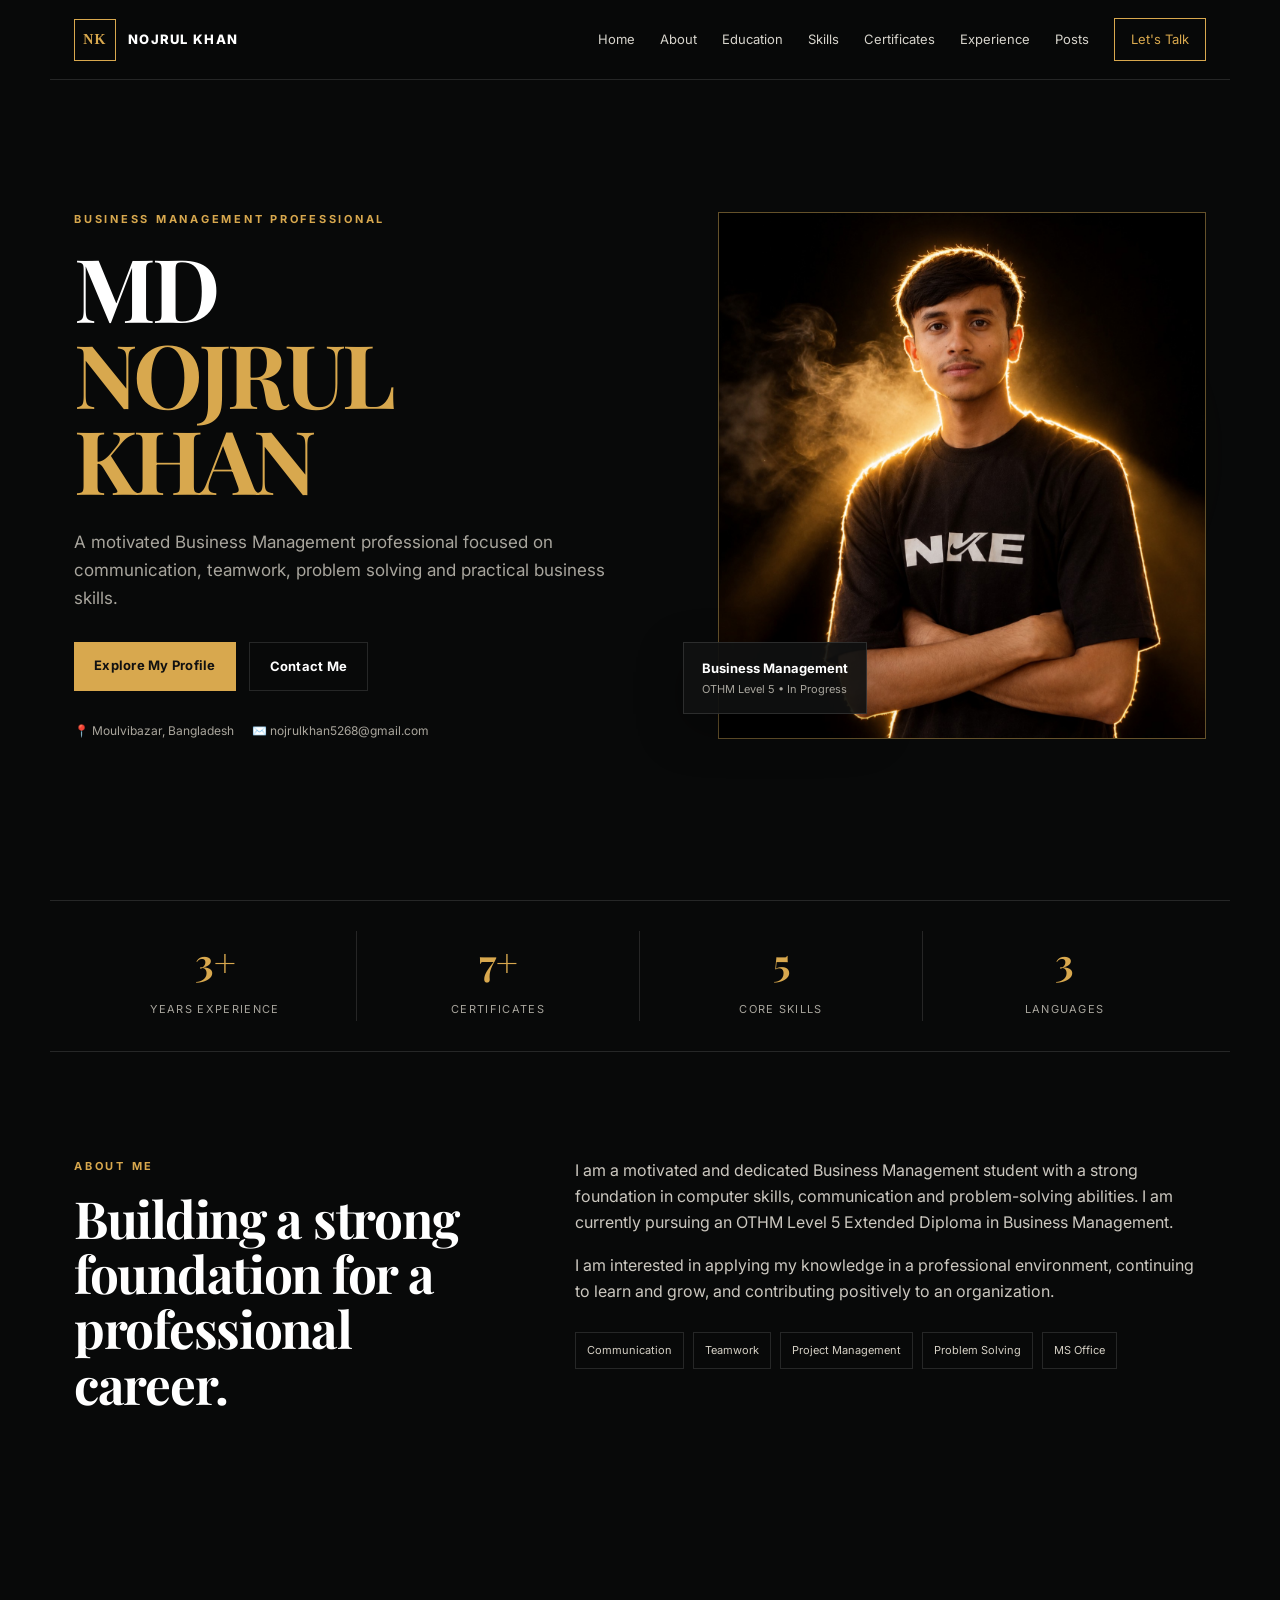
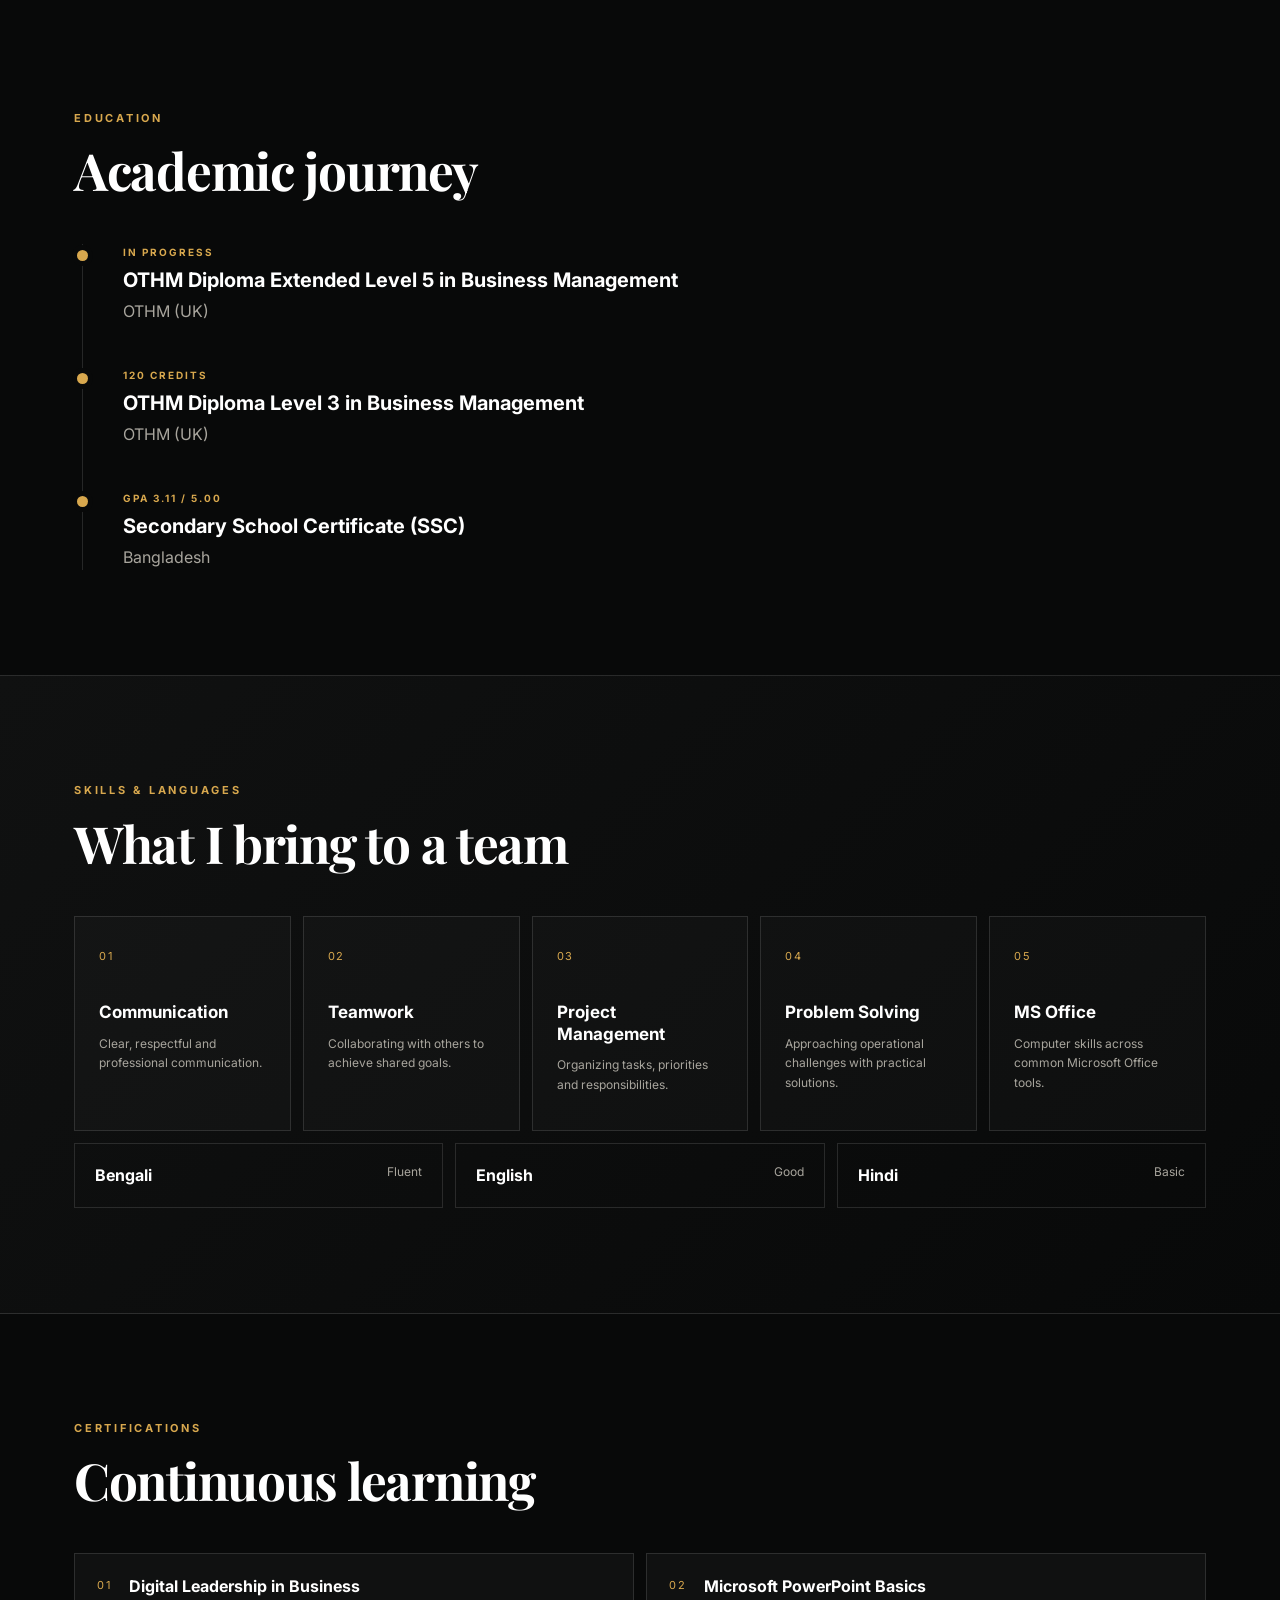
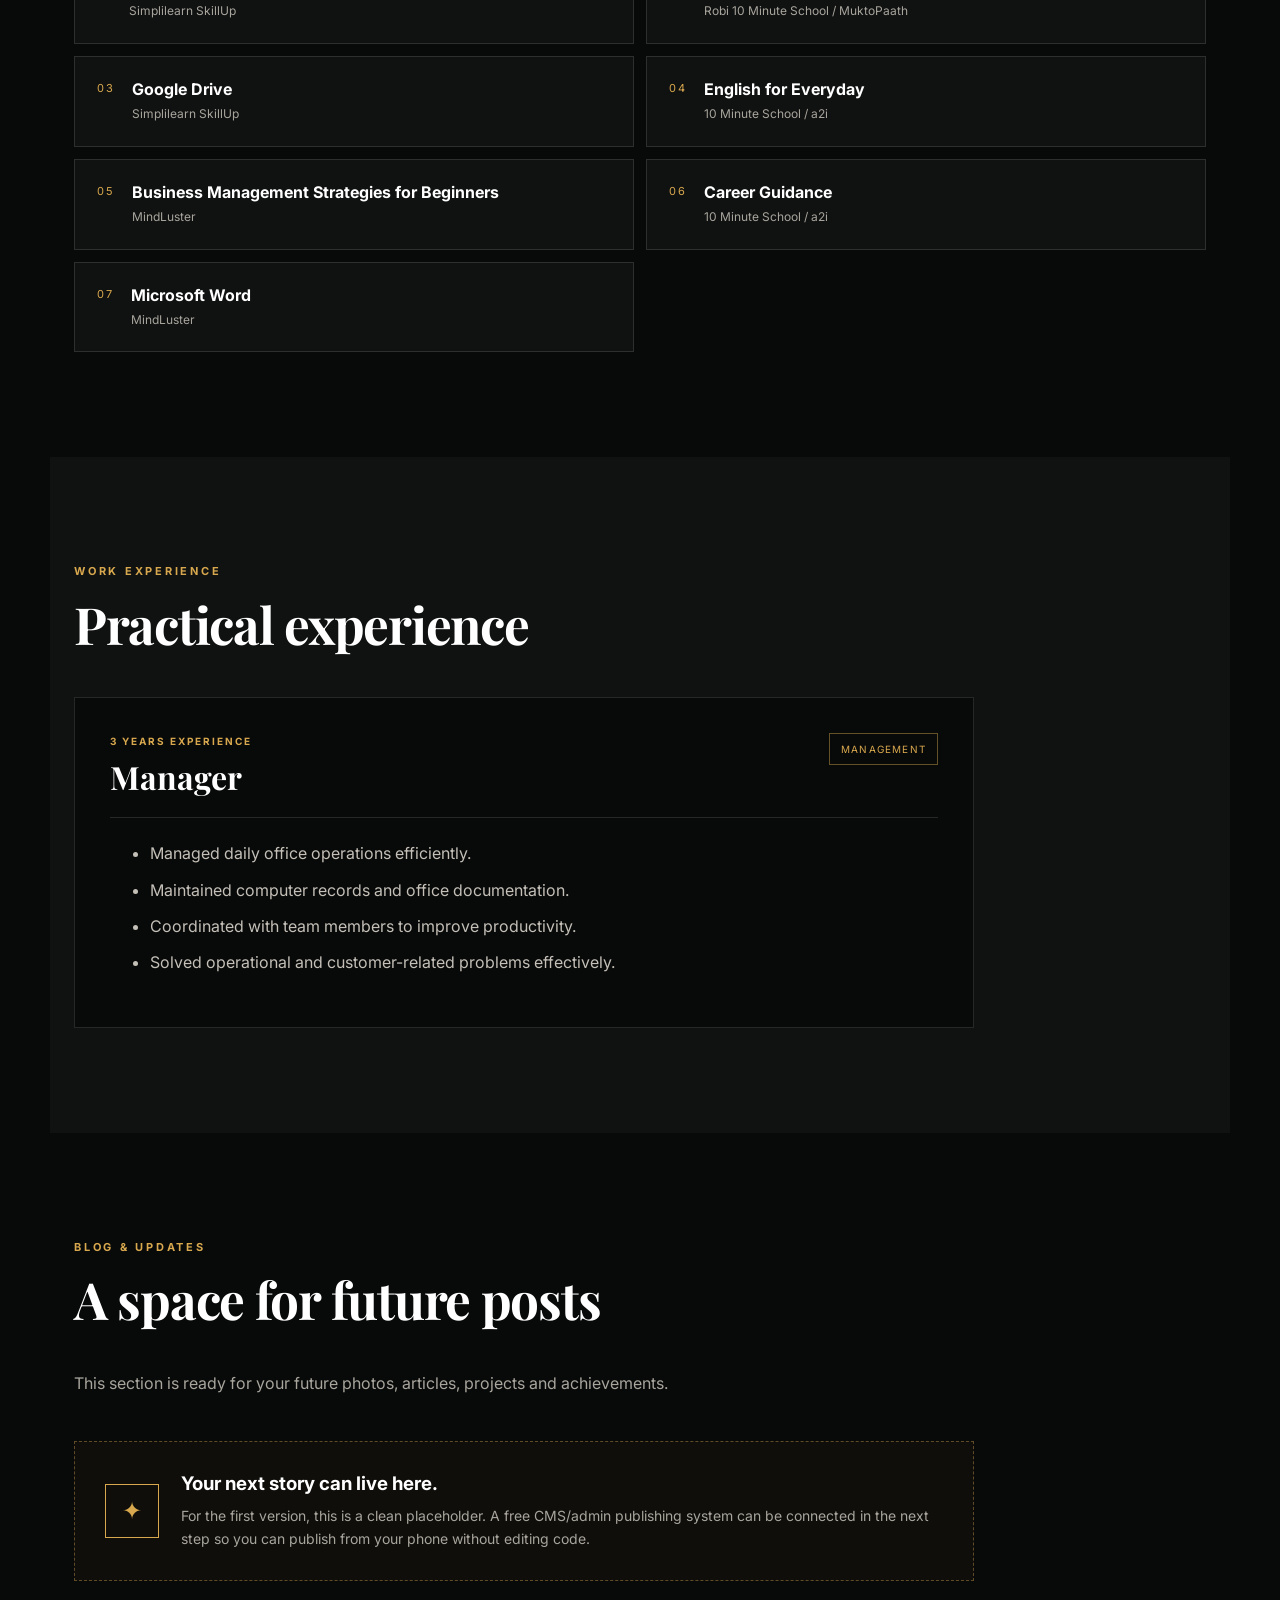
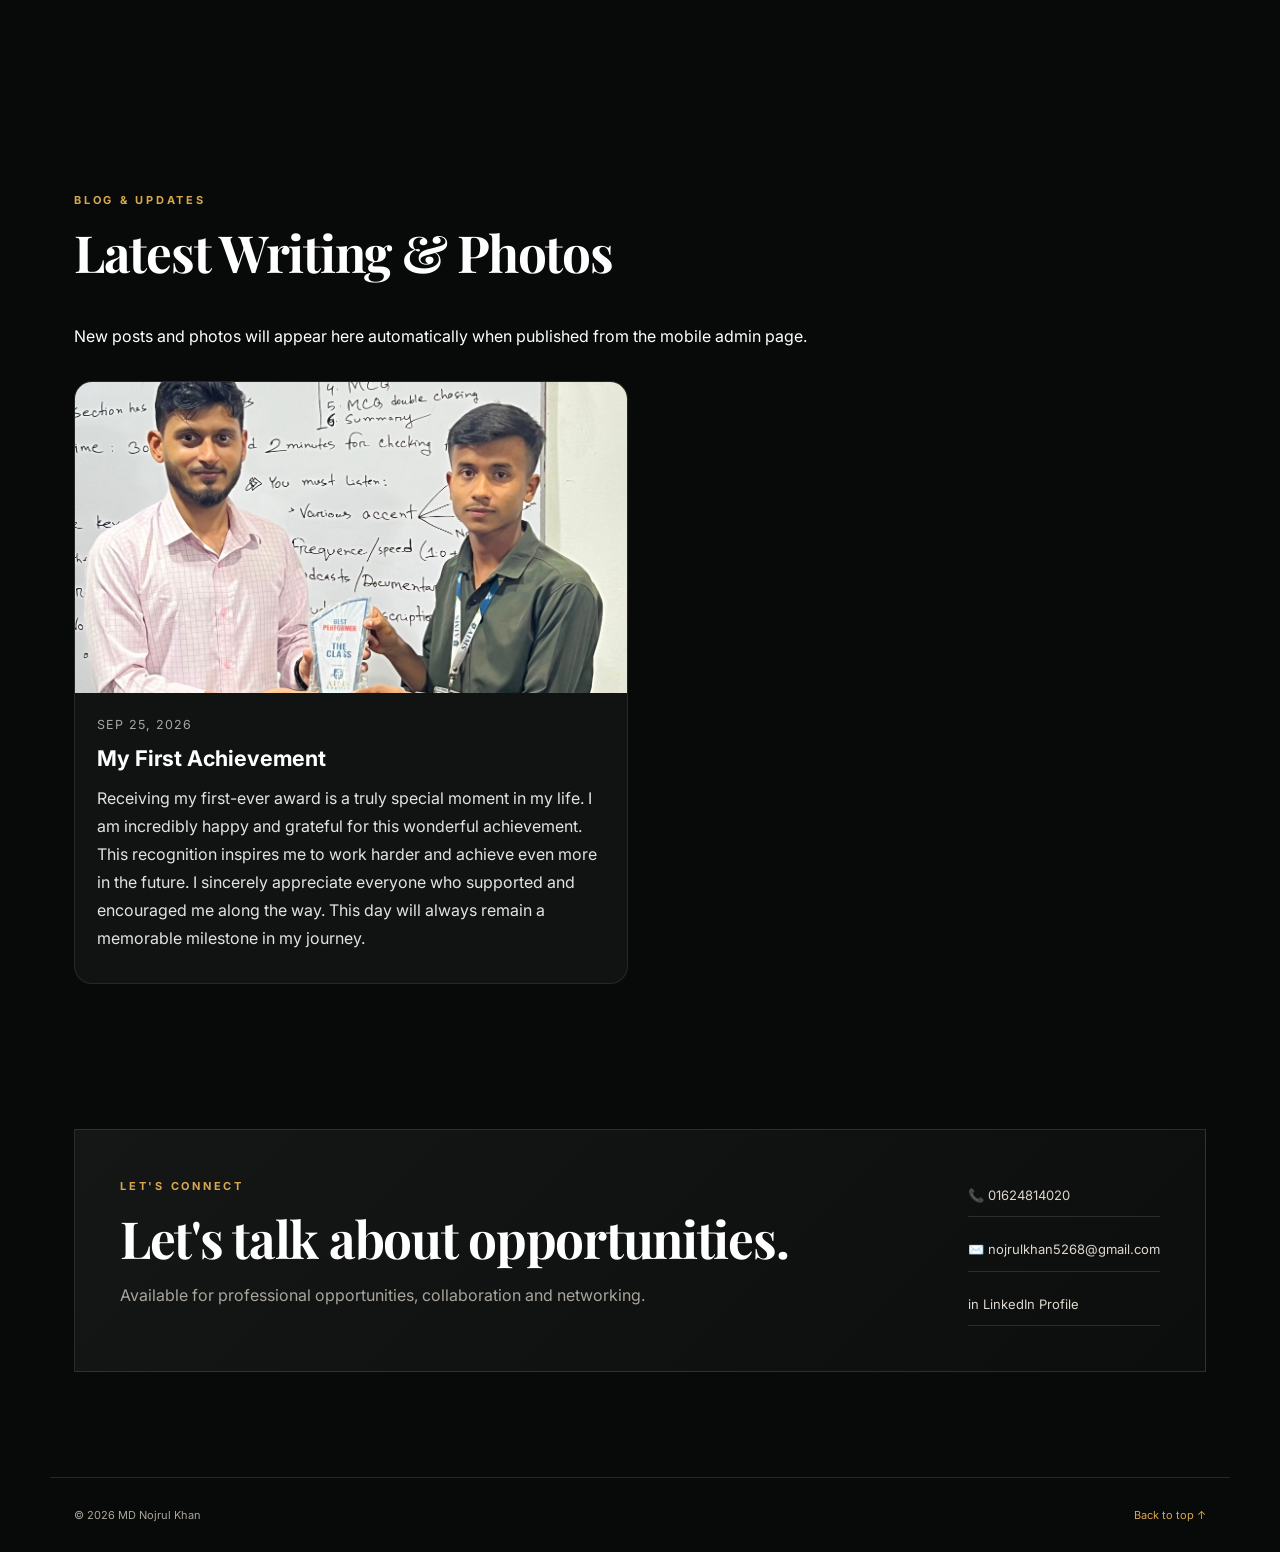
<file: index.html>
<!doctype html>
<html lang="en">
<head>
  <meta charset="utf-8">
  <meta name="viewport" content="width=device-width, initial-scale=1">
  <meta name="description" content="MD Nojrul Khan — Business Management Professional">
  <title>MD Nojrul Khan | Business Management Professional</title>
  <link rel="preconnect" href="https://fonts.googleapis.com">
  <link rel="preconnect" href="https://fonts.gstatic.com" crossorigin>
  <link href="https://fonts.googleapis.com/css2?family=Inter:wght@400;500;600;700;800&family=Playfair+Display:wght@600;700&display=swap" rel="stylesheet">
  <link rel="stylesheet" href="style.css">

<style>
.posts-grid{display:grid;grid-template-columns:repeat(2,minmax(0,1fr));gap:24px;margin-top:32px}
.post-card{background:#111313;border:1px solid rgba(255,255,255,.09);border-radius:18px;overflow:hidden}
.post-card>img{width:100%;aspect-ratio:16/9;object-fit:cover;display:block}
.post-card-body{padding:22px}
.post-date{font-size:.78rem;letter-spacing:.08em;text-transform:uppercase;opacity:.62;margin-bottom:10px}
.post-card h3{margin:0 0 12px;font-size:1.35rem}
.post-content p{margin:.55rem 0;line-height:1.75;opacity:.88}
.posts-empty{margin-top:24px;opacity:.65}
@media(max-width:700px){.posts-grid{grid-template-columns:1fr}}
</style>

</head>
<body>
  <header class="site-header">
    <a class="brand" href="#home" aria-label="MD Nojrul Khan home">
      <span class="brand-mark">NK</span>
      <span class="brand-name">NOJRUL KHAN</span>
    </a>
    <button class="menu-toggle" aria-label="Open menu" aria-expanded="false">☰</button>
    <nav class="nav">
      <a href="#home">Home</a>
      <a href="#about">About</a>
      <a href="#education">Education</a>
      <a href="#skills">Skills</a>
      <a href="#certifications">Certificates</a>
      <a href="#experience">Experience</a>
      <a href="#posts">Posts</a>
      <a class="nav-cta" href="#contact">Let's Talk</a>
    </nav>
  </header>

  <main>
    <section id="home" class="hero section">
      <div class="hero-copy reveal">
        <p class="eyebrow">BUSINESS MANAGEMENT PROFESSIONAL</p>
        <h1>MD <span>NOJRUL KHAN</span></h1>
        <p class="hero-lead">
          A motivated Business Management professional focused on communication,
          teamwork, problem solving and practical business skills.
        </p>
        <div class="hero-actions">
          <a class="btn btn-primary" href="#about">Explore My Profile</a>
          <a class="btn btn-outline" href="mailto:nojrulkhan5268@gmail.com">Contact Me</a>
        </div>
        <div class="quick-info">
          <span>📍 Moulvibazar, Bangladesh</span>
          <span>✉️ nojrulkhan5268@gmail.com</span>
        </div>
      </div>
      <div class="hero-photo-wrap reveal">
        <div class="glow"></div>
        <img class="hero-photo" src="assets/resume-reference.png" alt="Portrait of MD Nojrul Khan">
        <div class="photo-card">
          <strong>Business Management</strong>
          <span>OTHM Level 5 • In Progress</span>
        </div>
      </div>
    </section>

    <section class="stats section reveal" aria-label="Profile highlights">
      <div><strong>3+</strong><span>Years Experience</span></div>
      <div><strong>7+</strong><span>Certificates</span></div>
      <div><strong>5</strong><span>Core Skills</span></div>
      <div><strong>3</strong><span>Languages</span></div>
    </section>

    <section id="about" class="section split">
      <div class="section-heading reveal">
        <p class="eyebrow">ABOUT ME</p>
        <h2>Building a strong foundation for a professional career.</h2>
      </div>
      <div class="about-copy reveal">
        <p>
          I am a motivated and dedicated Business Management student with a strong
          foundation in computer skills, communication and problem-solving abilities.
          I am currently pursuing an OTHM Level 5 Extended Diploma in Business
          Management.
        </p>
        <p>
          I am interested in applying my knowledge in a professional environment,
          continuing to learn and grow, and contributing positively to an organization.
        </p>
        <div class="about-pills">
          <span>Communication</span><span>Teamwork</span><span>Project Management</span>
          <span>Problem Solving</span><span>MS Office</span>
        </div>
      </div>
    </section>

    <section id="education" class="section">
      <div class="section-heading reveal">
        <p class="eyebrow">EDUCATION</p>
        <h2>Academic journey</h2>
      </div>
      <div class="timeline">
        <article class="timeline-item reveal">
          <span class="timeline-dot"></span>
          <div>
            <p class="timeline-date">IN PROGRESS</p>
            <h3>OTHM Diploma Extended Level 5 in Business Management</h3>
            <p>OTHM (UK)</p>
          </div>
        </article>
        <article class="timeline-item reveal">
          <span class="timeline-dot"></span>
          <div>
            <p class="timeline-date">120 CREDITS</p>
            <h3>OTHM Diploma Level 3 in Business Management</h3>
            <p>OTHM (UK)</p>
          </div>
        </article>
        <article class="timeline-item reveal">
          <span class="timeline-dot"></span>
          <div>
            <p class="timeline-date">GPA 3.11 / 5.00</p>
            <h3>Secondary School Certificate (SSC)</h3>
            <p>Bangladesh</p>
          </div>
        </article>
      </div>
    </section>

    <section id="skills" class="section dark-section">
      <div class="section-heading reveal">
        <p class="eyebrow">SKILLS & LANGUAGES</p>
        <h2>What I bring to a team</h2>
      </div>
      <div class="skill-grid">
        <article class="skill-card reveal"><span>01</span><h3>Communication</h3><p>Clear, respectful and professional communication.</p></article>
        <article class="skill-card reveal"><span>02</span><h3>Teamwork</h3><p>Collaborating with others to achieve shared goals.</p></article>
        <article class="skill-card reveal"><span>03</span><h3>Project Management</h3><p>Organizing tasks, priorities and responsibilities.</p></article>
        <article class="skill-card reveal"><span>04</span><h3>Problem Solving</h3><p>Approaching operational challenges with practical solutions.</p></article>
        <article class="skill-card reveal"><span>05</span><h3>MS Office</h3><p>Computer skills across common Microsoft Office tools.</p></article>
      </div>
      <div class="language-row reveal">
        <div><strong>Bengali</strong><span>Fluent</span></div>
        <div><strong>English</strong><span>Good</span></div>
        <div><strong>Hindi</strong><span>Basic</span></div>
      </div>
    </section>

    <section id="certifications" class="section">
      <div class="section-heading reveal">
        <p class="eyebrow">CERTIFICATIONS</p>
        <h2>Continuous learning</h2>
      </div>
      <div class="cert-grid">
        <article class="cert reveal"><span>01</span><div><h3>Digital Leadership in Business</h3><p>Simplilearn SkillUp</p></div></article>
        <article class="cert reveal"><span>02</span><div><h3>Microsoft PowerPoint Basics</h3><p>Robi 10 Minute School / MuktoPaath</p></div></article>
        <article class="cert reveal"><span>03</span><div><h3>Google Drive</h3><p>Simplilearn SkillUp</p></div></article>
        <article class="cert reveal"><span>04</span><div><h3>English for Everyday</h3><p>10 Minute School / a2i</p></div></article>
        <article class="cert reveal"><span>05</span><div><h3>Business Management Strategies for Beginners</h3><p>MindLuster</p></div></article>
        <article class="cert reveal"><span>06</span><div><h3>Career Guidance</h3><p>10 Minute School / a2i</p></div></article>
        <article class="cert reveal"><span>07</span><div><h3>Microsoft Word</h3><p>MindLuster</p></div></article>
      </div>
    </section>

    <section id="experience" class="section experience-section">
      <div class="section-heading reveal">
        <p class="eyebrow">WORK EXPERIENCE</p>
        <h2>Practical experience</h2>
      </div>
      <article class="experience-card reveal">
        <div class="experience-top">
          <div>
            <p class="timeline-date">3 YEARS EXPERIENCE</p>
            <h3>Manager</h3>
          </div>
          <span class="experience-badge">Management</span>
        </div>
        <ul>
          <li>Managed daily office operations efficiently.</li>
          <li>Maintained computer records and office documentation.</li>
          <li>Coordinated with team members to improve productivity.</li>
          <li>Solved operational and customer-related problems effectively.</li>
        </ul>
      </article>
    </section>

    <section id="posts" class="section posts-section">
      <div class="section-heading reveal">
        <p class="eyebrow">BLOG & UPDATES</p>
        <h2>A space for future posts</h2>
        <p class="muted">This section is ready for your future photos, articles, projects and achievements.</p>
      </div>
      <div class="post-placeholder reveal">
        <div class="post-icon">✦</div>
        <div>
          <h3>Your next story can live here.</h3>
          <p>For the first version, this is a clean placeholder. A free CMS/admin publishing system can be connected in the next step so you can publish from your phone without editing code.</p>
        </div>
      </div>
    </section>

    <section id="blog" class="section">
  <div class="section-head reveal">
    <p class="eyebrow">BLOG & UPDATES</p>
    <h2>Latest Writing & Photos</h2>
    <p>New posts and photos will appear here automatically when published from the mobile admin page.</p>
  </div>

  <div id="posts-grid" class="posts-grid"></div>
  <p id="posts-empty" class="posts-empty">No posts yet. New writing and photos will appear here.</p>
</section>
<section id="contact" class="section contact-section">
      <div class="contact-card reveal">
        <div>
          <p class="eyebrow">LET'S CONNECT</p>
          <h2>Let's talk about opportunities.</h2>
          <p class="muted">Available for professional opportunities, collaboration and networking.</p>
        </div>
        <div class="contact-links">
          <a href="tel:+8801624814020">📞 01624814020</a>
          <a href="mailto:nojrulkhan5268@gmail.com">✉️ nojrulkhan5268@gmail.com</a>
          <a href="https://www.linkedin.com/in/md-nojrul-khan-32a55b423" target="_blank" rel="noopener">in LinkedIn Profile</a>
        </div>
      </div>
    </section>
  </main>

  <footer>
    <span>© <span id="year"></span> MD Nojrul Khan</span>
    <a href="#home">Back to top ↑</a>
  </footer>

  <script src="script.js"></script>
</body>
</html>
</file>
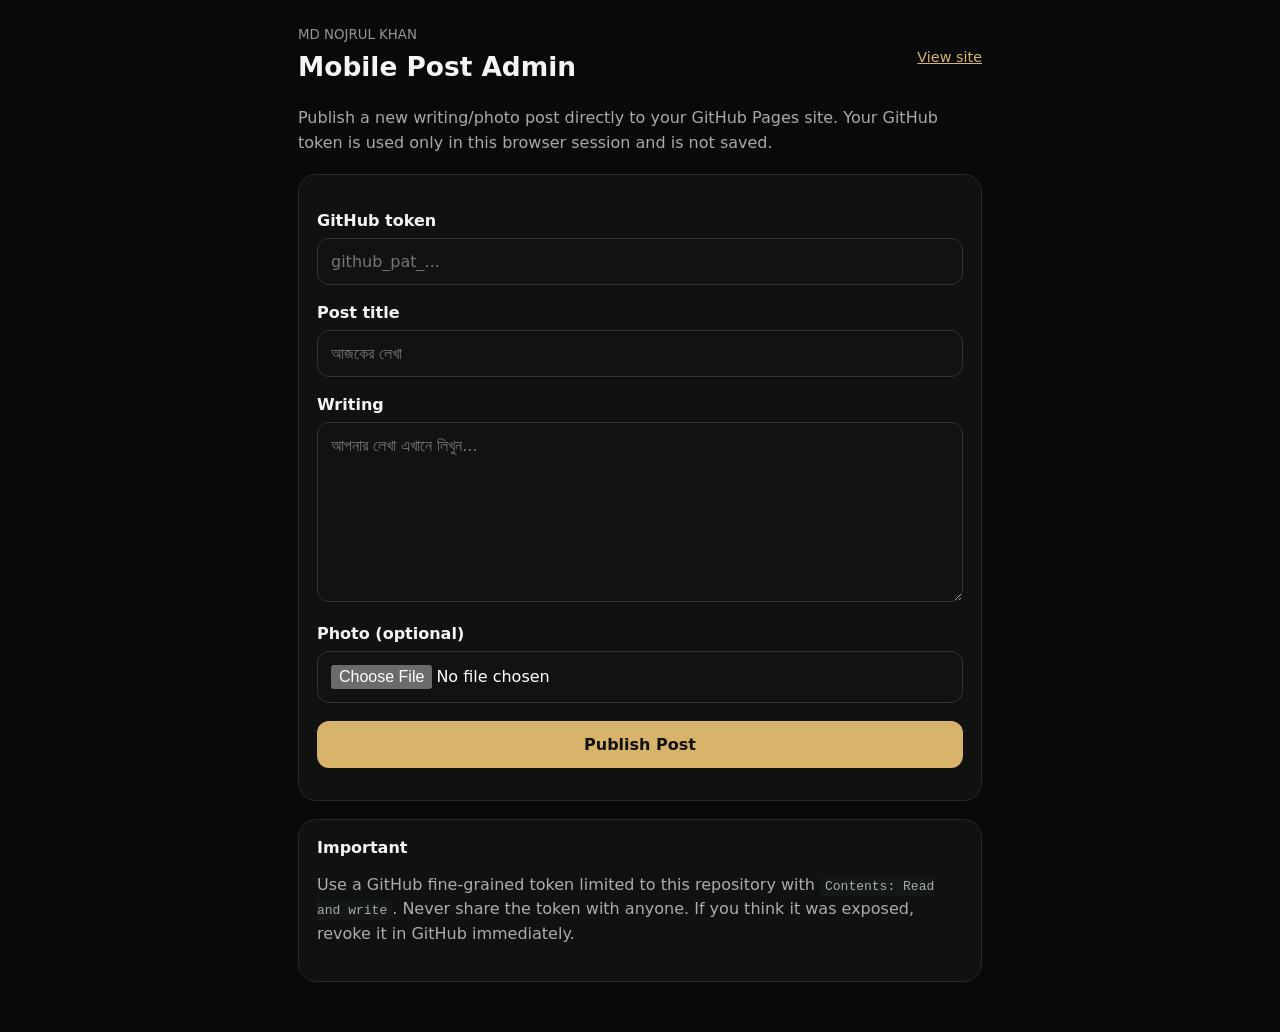
<file: admin.html>
<!doctype html>
<html lang="en">
<head>
  <meta charset="utf-8">
  <meta name="viewport" content="width=device-width, initial-scale=1">
  <title>MD Nojrul Khan — Mobile Admin</title>
  <meta name="robots" content="noindex,nofollow">
  <style>
    :root{color-scheme:dark}
    *{box-sizing:border-box}
    body{margin:0;background:#080909;color:#f5f5f5;font-family:Inter,system-ui,-apple-system,Segoe UI,sans-serif}
    .wrap{max-width:720px;margin:auto;padding:24px 18px 50px}
    a{color:#d8b36a}
    h1{font-size:1.65rem;margin:8px 0}
    .muted{opacity:.68;line-height:1.55}
    label{display:block;font-weight:700;margin:18px 0 8px}
    input,textarea{width:100%;border:1px solid #303434;background:#111313;color:#fff;border-radius:12px;padding:13px;font:inherit}
    textarea{min-height:180px;resize:vertical}
    button{border:0;border-radius:12px;padding:14px 18px;font:inherit;font-weight:800;cursor:pointer}
    #publish{background:#d8b36a;color:#111;margin-top:18px;width:100%}
    #publish:disabled{opacity:.5;cursor:not-allowed}
    .box{background:#101212;border:1px solid #252929;border-radius:18px;padding:18px;margin-top:18px}
    .status{margin-top:14px;line-height:1.55}
    .ok{color:#9ee6ad}.err{color:#ff9b9b}
    .top{display:flex;justify-content:space-between;gap:16px;align-items:center}
    .back{font-size:.9rem}
    small{opacity:.6}
    code{background:#181b1b;padding:2px 5px;border-radius:5px}
  </style>
</head>
<body>
  <main class="wrap">
    <div class="top">
      <div>
        <small>MD NOJRUL KHAN</small>
        <h1>Mobile Post Admin</h1>
      </div>
      <a class="back" href="./">View site</a>
    </div>

    <p class="muted">
      Publish a new writing/photo post directly to your GitHub Pages site.
      Your GitHub token is used only in this browser session and is not saved.
    </p>

    <div class="box">
      <label for="token">GitHub token</label>
      <input id="token" type="password" autocomplete="off" placeholder="github_pat_..." />

      <label for="title">Post title</label>
      <input id="title" maxlength="120" placeholder="আজকের লেখা" />

      <label for="content">Writing</label>
      <textarea id="content" placeholder="আপনার লেখা এখানে লিখুন..."></textarea>

      <label for="photo">Photo (optional)</label>
      <input id="photo" type="file" accept="image/*">

      <button id="publish">Publish Post</button>
      <div id="status" class="status"></div>
    </div>

    <div class="box">
      <strong>Important</strong>
      <p class="muted">
        Use a GitHub fine-grained token limited to this repository with
        <code>Contents: Read and write</code>. Never share the token with anyone.
        If you think it was exposed, revoke it in GitHub immediately.
      </p>
    </div>
  </main>

<script>
const OWNER = 'nojrulkhan5268-sketch';
const REPO = 'nojrulkhan5268-sketch.github.io';
const BRANCH = 'main';

const $ = id => document.getElementById(id);
const statusEl = $('status');

function say(message, cls='') {
  statusEl.className = 'status ' + cls;
  statusEl.textContent = message;
}

function cleanFileName(name) {
  return name.toLowerCase().replace(/[^a-z0-9._-]+/g,'-').replace(/-+/g,'-').replace(/^-|-$/g,'');
}

function toBase64(file) {
  return new Promise((resolve, reject) => {
    const r = new FileReader();
    r.onload = () => resolve(r.result.split(',')[1]);
    r.onerror = reject;
    r.readAsDataURL(file);
  });
}

async function gh(path, options={}) {
  const token = $('token').value.trim();
  if (!token) throw new Error('Enter your GitHub token first.');
  const res = await fetch(`https://api.github.com/repos/${OWNER}/${REPO}/contents/${path}`, {
    ...options,
    headers: {
      'Accept':'application/vnd.github+json',
      'Authorization':`Bearer ${token}`,
      'X-GitHub-Api-Version':'2022-11-28',
      ...(options.headers||{})
    }
  });
  const data = await res.json().catch(()=>({}));
  if (!res.ok) throw new Error(data.message || `GitHub error ${res.status}`);
  return data;
}

async function getFile(path) {
  try { return await gh(path); }
  catch (e) {
    if (/404|Not Found/i.test(e.message)) return null;
    throw e;
  }
}

async function putFile(path, contentBase64, message, sha=null) {
  const body = {message, content:contentBase64, branch:BRANCH};
  if (sha) body.sha = sha;
  return gh(path, {method:'PUT', headers:{'Content-Type':'application/json'}, body:JSON.stringify(body)});
}

$('publish').addEventListener('click', async () => {
  const btn = $('publish');
  const title = $('title').value.trim();
  const content = $('content').value.trim();
  const file = $('photo').files[0];

  if (!title) return say('Please enter a post title.', 'err');
  if (!content && !file) return say('Add some writing or choose a photo.', 'err');

  btn.disabled = true;
  say('Publishing…');

  try {
    let imageUrl = '';
    if (file) {
      const safe = cleanFileName(file.name) || 'photo.jpg';
      const stamp = new Date().toISOString().replace(/[:.]/g,'-');
      const imagePath = `assets/posts/${stamp}-${safe}`;
      await putFile(imagePath, await toBase64(file), `Add post image: ${title}`);
      imageUrl = `https://${REPO}/${imagePath}`;
    }

    const postsFile = await getFile('posts.json');
    let posts = [];
    if (postsFile) {
      const raw = atob(postsFile.content.replace(/\n/g,''));
      const bytes = Uint8Array.from(raw, c => c.charCodeAt(0));
      posts = JSON.parse(new TextDecoder().decode(bytes));
      if (!Array.isArray(posts)) posts = [];
    }

    posts.unshift({
      id: Date.now().toString(),
      title,
      content,
      image: imageUrl,
      date: new Date().toISOString()
    });

    const json = JSON.stringify(posts, null, 2) + '\n';
    const bytes = new TextEncoder().encode(json);
    let binary = '';
    bytes.forEach(b => binary += String.fromCharCode(b));
    const base64 = btoa(binary);

    await putFile('posts.json', base64, `Publish post: ${title}`, postsFile && postsFile.sha);
    say('Published successfully. It may take a little time for GitHub Pages to update.', 'ok');
    $('title').value = '';
    $('content').value = '';
    $('photo').value = '';
  } catch (e) {
    say(e.message, 'err');
  } finally {
    btn.disabled = false;
  }
});
</script>
</body>
</html>
</file>
<file: style.css>
:root{
  --bg:#080909;
  --surface:#101111;
  --surface-2:#151616;
  --text:#f5f3ed;
  --muted:#a8a59d;
  --gold:#d8a84e;
  --gold-2:#f0c56d;
  --line:rgba(255,255,255,.12);
  --max:1180px;
}
*{box-sizing:border-box}
html{scroll-behavior:smooth}
body{margin:0;background:var(--bg);color:var(--text);font-family:Inter,Arial,sans-serif;line-height:1.65}
a{color:inherit;text-decoration:none}
.site-header{position:sticky;top:0;z-index:50;display:flex;align-items:center;justify-content:space-between;max-width:var(--max);margin:auto;padding:18px 24px;background:rgba(8,9,9,.82);backdrop-filter:blur(18px);border-bottom:1px solid var(--line)}
.brand{display:flex;align-items:center;gap:12px;font-weight:800;letter-spacing:.08em}
.brand-mark{display:grid;place-items:center;width:42px;height:42px;border:1px solid var(--gold);color:var(--gold);font-family:Georgia,serif;font-size:14px}
.brand-name{font-size:13px}
.nav{display:flex;align-items:center;gap:25px;font-size:13px;color:#d7d4cc}
.nav a{transition:.2s}
.nav a:hover{color:var(--gold)}
.nav-cta{padding:10px 16px;border:1px solid var(--gold);color:var(--gold)!important}
.menu-toggle{display:none;background:none;border:0;color:var(--text);font-size:24px}
.section{max-width:var(--max);margin:auto;padding:105px 24px}
.hero{min-height:calc(100vh - 80px);display:grid;grid-template-columns:1fr .85fr;gap:70px;align-items:center;padding-top:75px}
.eyebrow{font-size:11px;letter-spacing:.25em;color:var(--gold);font-weight:700;margin:0 0 16px}
h1,h2,h3,p{margin-top:0}
h1{font-family:"Playfair Display",Georgia,serif;font-size:clamp(50px,7vw,88px);line-height:.98;letter-spacing:-.04em;margin-bottom:25px}
h1 span{display:block;color:var(--gold)}
h2{font-family:"Playfair Display",Georgia,serif;font-size:clamp(34px,4vw,56px);line-height:1.08;letter-spacing:-.025em}
h3{line-height:1.25}
.hero-lead{max-width:620px;color:var(--muted);font-size:17px}
.hero-actions{display:flex;gap:13px;flex-wrap:wrap;margin:30px 0}
.btn{display:inline-flex;padding:13px 20px;font-weight:700;font-size:13px;letter-spacing:.02em}
.btn-primary{background:var(--gold);color:#111}
.btn-outline{border:1px solid var(--line)}
.quick-info{display:flex;gap:18px;flex-wrap:wrap;color:#aaa69d;font-size:12px}
.hero-photo-wrap{position:relative;justify-self:end;max-width:490px;width:100%}
.hero-photo{position:relative;z-index:2;width:100%;aspect-ratio:1/1.08;object-fit:cover;object-position:center 15%;display:block;border:1px solid rgba(216,168,78,.45);filter:saturate(.95)}
.glow{position:absolute;inset:8% -4% -3% 4%;background:radial-gradient(circle at 50% 40%,rgba(216,168,78,.3),transparent 57%);filter:blur(20px)}
.photo-card{position:absolute;z-index:3;left:-35px;bottom:25px;background:rgba(16,17,17,.93);border:1px solid var(--line);padding:15px 18px;display:flex;flex-direction:column;box-shadow:0 15px 45px rgba(0,0,0,.35)}
.photo-card strong{font-size:13px}.photo-card span{font-size:11px;color:var(--muted)}
.stats{display:grid;grid-template-columns:repeat(4,1fr);border-top:1px solid var(--line);border-bottom:1px solid var(--line);padding-top:30px;padding-bottom:30px}
.stats div{text-align:center;border-right:1px solid var(--line)}
.stats div:last-child{border-right:0}
.stats strong{display:block;font-family:"Playfair Display",Georgia,serif;color:var(--gold);font-size:38px}
.stats span{font-size:11px;letter-spacing:.12em;text-transform:uppercase;color:var(--muted)}
.split{display:grid;grid-template-columns:.8fr 1.2fr;gap:80px}
.about-copy{color:#cbc7bf;font-size:16px;max-width:680px}
.about-pills{display:flex;flex-wrap:wrap;gap:9px;margin-top:28px}
.about-pills span{border:1px solid var(--line);padding:8px 11px;font-size:11px;color:#d5d0c5}
.section-heading{max-width:720px;margin-bottom:45px}
.muted{color:var(--muted)}
.timeline{border-left:1px solid var(--line);margin-left:8px}
.timeline-item{position:relative;padding:0 0 42px 40px}
.timeline-item:last-child{padding-bottom:0}
.timeline-dot{position:absolute;left:-6px;top:6px;width:11px;height:11px;border-radius:50%;background:var(--gold);box-shadow:0 0 0 5px var(--bg)}
.timeline-date{font-size:10px;letter-spacing:.2em;color:var(--gold);font-weight:700;margin-bottom:8px}
.timeline-item h3{font-size:20px;margin-bottom:5px}
.timeline-item p:last-child{color:var(--muted);margin:0}
.dark-section{max-width:none;background:linear-gradient(135deg,#101111,#080909);border-top:1px solid var(--line);border-bottom:1px solid var(--line);padding-left:max(24px,calc((100% - var(--max))/2 + 24px));padding-right:max(24px,calc((100% - var(--max))/2 + 24px))}
.skill-grid{display:grid;grid-template-columns:repeat(5,1fr);gap:12px;max-width:var(--max)}
.skill-card{border:1px solid var(--line);padding:24px;min-height:190px;background:rgba(255,255,255,.02)}
.skill-card span,.cert>span{color:var(--gold);font-size:11px;letter-spacing:.15em}
.skill-card h3{margin:35px 0 10px;font-size:17px}.skill-card p{font-size:12px;color:var(--muted)}
.language-row{max-width:var(--max);display:grid;grid-template-columns:repeat(3,1fr);gap:12px;margin-top:12px}
.language-row div{padding:18px 20px;border:1px solid var(--line);display:flex;justify-content:space-between}
.language-row span{color:var(--muted);font-size:12px}
.cert-grid{display:grid;grid-template-columns:repeat(2,1fr);gap:12px}
.cert{display:flex;gap:18px;padding:22px;border:1px solid var(--line);background:var(--surface)}
.cert h3{font-size:16px;margin:0 0 5px}.cert p{font-size:12px;color:var(--muted);margin:0}
.experience-section{background:var(--surface)}
.experience-card{max-width:900px;border:1px solid var(--line);padding:35px;background:var(--bg)}
.experience-top{display:flex;justify-content:space-between;align-items:flex-start;gap:20px;border-bottom:1px solid var(--line);padding-bottom:20px;margin-bottom:22px}
.experience-top h3{font-family:"Playfair Display",Georgia,serif;font-size:32px;margin:0}
.experience-badge{border:1px solid rgba(216,168,78,.45);color:var(--gold);padding:7px 11px;font-size:10px;text-transform:uppercase;letter-spacing:.12em}
.experience-card li{color:#c4c0b8;margin:10px 0}
.post-placeholder{display:flex;gap:22px;align-items:center;border:1px dashed rgba(216,168,78,.4);padding:30px;max-width:900px;background:rgba(216,168,78,.03)}
.post-icon{width:54px;height:54px;display:grid;place-items:center;border:1px solid var(--gold);color:var(--gold);font-size:24px;flex:none}
.post-placeholder h3{margin-bottom:8px}
.post-placeholder p{color:var(--muted);margin:0;font-size:14px}
.contact-section{padding-top:40px}
.contact-card{display:grid;grid-template-columns:1fr auto;gap:50px;align-items:center;border:1px solid var(--line);padding:45px;background:linear-gradient(135deg,#151616,#0c0d0d)}
.contact-card h2{margin-bottom:15px}
.contact-links{display:flex;flex-direction:column;gap:12px;font-size:13px}
.contact-links a{padding:10px 0;border-bottom:1px solid var(--line);color:#ddd8cf}
.contact-links a:hover{color:var(--gold)}
footer{max-width:var(--max);margin:auto;padding:28px 24px;display:flex;justify-content:space-between;border-top:1px solid var(--line);font-size:11px;color:var(--muted)}
footer a{color:var(--gold)}
.reveal{opacity:0;transform:translateY(18px);transition:opacity .7s ease,transform .7s ease}
.reveal.visible{opacity:1;transform:none}
@media(max-width:900px){
  .nav{display:none;position:absolute;top:78px;left:12px;right:12px;padding:18px;background:#101111;border:1px solid var(--line);flex-direction:column;align-items:stretch}
  .nav.open{display:flex}.nav a{padding:10px}.menu-toggle{display:block}
  .hero{grid-template-columns:1fr;gap:40px}.hero-photo-wrap{justify-self:center;max-width:520px}
  .stats{grid-template-columns:repeat(2,1fr);gap:20px}.stats div:nth-child(2){border-right:0}
  .split{grid-template-columns:1fr;gap:20px}.skill-grid{grid-template-columns:repeat(2,1fr)}
  .cert-grid{grid-template-columns:1fr}.contact-card{grid-template-columns:1fr}
}
@media(max-width:560px){
  .section{padding:75px 18px}.site-header{padding:14px 18px}.brand-name{display:none}
  h1{font-size:48px}.hero-lead{font-size:15px}.photo-card{left:10px;bottom:10px}
  .stats{grid-template-columns:1fr 1fr}.stats strong{font-size:30px}.stats span{font-size:9px}
  .skill-grid{grid-template-columns:1fr}.language-row{grid-template-columns:1fr}
  .experience-top{flex-direction:column}.post-placeholder{align-items:flex-start;flex-direction:column}
  footer{padding:22px 18px}
}


/* Compatibility fallback: keep content visible if JavaScript is delayed */
.reveal {
  opacity: 1 !important;
  transform: none !important;
}

body {
  background: #080909 !important;
  color: #ffffff !important;
}
</file>
